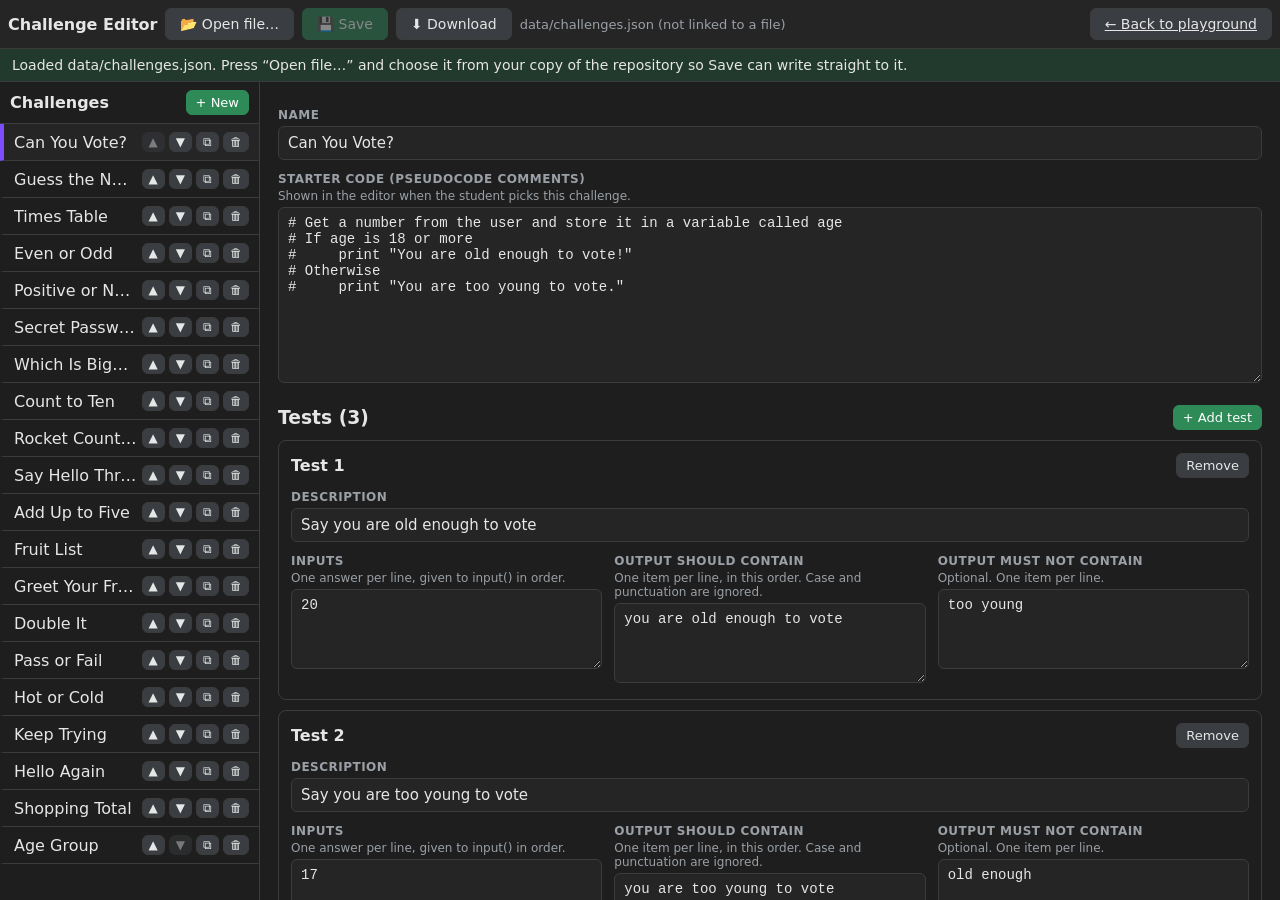
<file: editor.html>
<!DOCTYPE html>
<html lang="en" data-theme="dark">
<head>
  <meta charset="utf-8">
  <meta name="viewport" content="width=device-width, initial-scale=1">
  <title>Challenge Editor</title>
  <link rel="stylesheet" href="css/styles.css">
  <link rel="stylesheet" href="css/challenge-editor.css">
</head>
<body>
  <div class="app">
    <header class="toolbar">
      <strong>Challenge Editor</strong>
      <button id="btn-open" class="btn" title="Open a challenges.json file and save straight back to it (Chrome / Edge)">📂 Open file…</button>
      <button id="btn-save" class="btn primary" disabled>💾 Save</button>
      <button id="btn-download" class="btn" title="Download a copy of the JSON">⬇ Download</button>
      <span id="status" class="status"></span>
      <span class="spacer"></span>
      <a class="btn" href="index.html">← Back to playground</a>
    </header>

    <div id="banner" class="banner hidden"></div>

    <main class="ce-layout">
      <aside class="ce-list">
        <div class="ce-list-head">
          <span>Challenges</span>
          <button id="btn-add" class="btn small primary">+ New</button>
        </div>
        <ul id="list"></ul>
      </aside>

      <section id="form" class="ce-form"></section>
    </main>
  </div>

  <script type="module" src="js/challenge-editor.js"></script>
</body>
</html>
</file>
<file: css/styles.css>
:root {
  --bg: #1e1e1e; --panel: #252526; --border: #3c3c3c; --text: #e6e6e6; --muted: #9aa0a6;
  --primary: #2e8b57; --accent: #7c4dff; --danger: #d64545; --btn: #3a3d41;
  --err: #ff6b6b; --info: #8ab4f8; --changed: rgba(255, 213, 79, .25); --line: rgba(124, 77, 255, .3);
}
[data-theme="light"] {
  --bg: #ffffff; --panel: #f5f6f8; --border: #d0d4da; --text: #1f2328; --muted: #5f6b7a;
  --btn: #e4e7ec; --err: #c62828; --info: #1a5fb4; --changed: rgba(255, 193, 7, .35); --line: rgba(124, 77, 255, .18);
}

* { box-sizing: border-box; }
html, body { height: 100%; margin: 0; }
body { background: var(--bg); color: var(--text); font-family: system-ui, "Segoe UI", sans-serif; }

.app { display: flex; flex-direction: column; height: 100%; }
.spacer { flex: 1; }
.hidden { display: none !important; }

.toolbar, .tabs { display: flex; align-items: center; gap: 8px; padding: 8px; background: var(--panel); border-bottom: 1px solid var(--border); }
.status { color: var(--muted); font-size: 13px; }

.btn, select {
  background: var(--btn); color: var(--text); border: 1px solid var(--border); border-radius: 6px;
  padding: 7px 14px; font-size: 14px; cursor: pointer; font-family: inherit;
}
.btn.small { padding: 4px 9px; font-size: 13px; }
.btn.primary { background: var(--primary); border-color: var(--primary); color: #fff; }
.btn.accent { background: var(--accent); border-color: var(--accent); color: #fff; }
.btn.danger { background: var(--danger); border-color: var(--danger); color: #fff; }
.btn.test { background: #1f7a9c; border-color: #1f7a9c; color: #fff; }
.btn:hover:not(:disabled) { filter: brightness(1.12); }
.btn:disabled { opacity: .45; cursor: not-allowed; }

.workspace { flex: 1; min-height: 0; display: grid; grid-template-columns: 1fr 1fr; }
.pane { min-width: 0; min-height: 0; display: flex; flex-direction: column; }
.editor-pane { border-right: 1px solid var(--border); }
#editor { flex: 1; min-height: 0; }

@media (max-width: 800px) {
  .workspace { grid-template-columns: 1fr; grid-template-rows: 1.2fr 1fr; }
  .editor-pane { border-right: 0; border-bottom: 1px solid var(--border); }
}

.tabs { padding: 0 8px; gap: 2px; }
.tab { background: none; border: 0; border-bottom: 3px solid transparent; color: var(--muted); padding: 9px 14px; font-size: 14px; cursor: pointer; }
.tab.active { color: var(--text); border-bottom-color: var(--accent); }

.panel { flex: 1; min-height: 0; display: flex; flex-direction: column; }

.terminal {
  flex: 1; overflow: auto; padding: 10px; white-space: pre-wrap; word-break: break-word;
  font: 15px/1.45 Consolas, "Courier New", monospace; outline: none;
}
.terminal .stderr { color: var(--err); }
.terminal .info { color: var(--info); font-style: italic; }
.terminal input {
  background: transparent; border: 0; border-bottom: 1px solid var(--muted); color: inherit;
  font: inherit; outline: none; width: 14ch; min-width: 4ch;
}

.dbg-controls { display: flex; align-items: center; gap: 6px; padding: 8px; border-bottom: 1px solid var(--border); flex-wrap: wrap; }
#dbg-slider { flex: 1; min-width: 80px; }
.dbg-count { font-size: 13px; color: var(--muted); min-width: 80px; text-align: right; }
.dbg-body { flex: 1; min-height: 0; display: grid; grid-template-columns: 1fr 1fr; overflow: hidden; }
.dbg-col { overflow: auto; padding: 8px 12px; min-width: 0; }
.dbg-col + .dbg-col { border-left: 1px solid var(--border); }
.dbg-col h3 { margin: 6px 0; font-size: 12px; text-transform: uppercase; letter-spacing: .05em; color: var(--muted); }
.dbg-empty { padding: 20px; color: var(--muted); }

.frame { border: 1px solid var(--border); border-radius: 8px; margin-bottom: 10px; overflow: hidden; }
.frame-head { background: var(--panel); padding: 5px 10px; font-size: 13px; font-weight: 600; display: flex; justify-content: space-between; }
.frame-head span { font-weight: 400; color: var(--muted); }
.frame table { width: 100%; border-collapse: collapse; font: 14px Consolas, monospace; }
.frame td { padding: 4px 10px; border-top: 1px solid var(--border); vertical-align: top; word-break: break-all; }
.frame td.name { width: 30%; font-weight: 600; }
.frame td .type { color: var(--muted); font-size: 11px; margin-left: 6px; }
.frame tr.changed td { background: var(--changed); }
.frame .none { padding: 6px 10px; color: var(--muted); font-size: 13px; }

.dbg-next-line { font: 14px Consolas, monospace; background: var(--panel); border-left: 4px solid var(--accent); padding: 8px 10px; border-radius: 4px; white-space: pre-wrap; margin-bottom: 8px; }
.dbg-next-line.error { border-left-color: var(--err); color: var(--err); }
.dbg-output { margin: 0; font: 14px Consolas, monospace; white-space: pre-wrap; word-break: break-word; }

/* Monaco decorations */
.tests-results { flex: 1; overflow: auto; padding: 10px 12px; }
.tests-results:empty::before { content: "Press ✔ Test to check your code against the challenge."; color: var(--muted); }
.test-summary { font-weight: 700; padding: 8px 12px; border-radius: 6px; margin-bottom: 10px; }
.test-summary.pass { background: rgba(46, 139, 87, .25); }
.test-summary.fail { background: rgba(214, 69, 69, .2); }
.test-card { border: 1px solid var(--border); border-left-width: 5px; border-radius: 6px; padding: 8px 10px; margin-bottom: 8px; }
.test-card.pass { border-left-color: var(--primary); }
.test-card.fail { border-left-color: var(--err); }
.test-head { display: flex; justify-content: space-between; font-weight: 600; }
.test-inputs { font: 13px Consolas, monospace; color: var(--muted); font-weight: 400; }
.test-want, .test-label { font-size: 13px; color: var(--muted); margin: 4px 0; }
.test-detail { margin: 4px 0 8px; padding: 6px 8px; background: var(--panel); border-radius: 4px; font: 13px Consolas, monospace; white-space: pre-wrap; }
.test-detail.stderr { color: var(--err); }
.debug-line { background: var(--line); }
.debug-arrow::before { content: "▶"; color: #7c4dff; font-size: 12px; margin-left: 4px; }
.error-line { background: rgba(214, 69, 69, .3); }
</file>
<file: css/challenge-editor.css>
.ce-layout { flex: 1; min-height: 0; display: grid; grid-template-columns: 260px 1fr; }
.ce-list { border-right: 1px solid var(--border); display: flex; flex-direction: column; min-height: 0; }
.ce-list-head { display: flex; justify-content: space-between; align-items: center; padding: 8px 10px; font-weight: 600; border-bottom: 1px solid var(--border); }
#list { list-style: none; margin: 0; padding: 0; overflow: auto; flex: 1; }
#list li { display: flex; align-items: center; gap: 4px; padding: 8px 10px; cursor: pointer; border-bottom: 1px solid var(--border); border-left: 4px solid transparent; }
#list li:hover { background: var(--panel); }
#list li.selected { background: var(--panel); border-left-color: var(--accent); }
#list .title { flex: 1; overflow: hidden; text-overflow: ellipsis; white-space: nowrap; }
#list .untitled { color: var(--muted); font-style: italic; }
#list .btn { padding: 2px 6px; font-size: 12px; }

.ce-form { overflow: auto; padding: 14px 18px; }
.ce-form label { display: block; font-size: 12px; font-weight: 600; text-transform: uppercase; letter-spacing: .04em; color: var(--muted); margin: 12px 0 4px; }
.ce-form input[type="text"], .ce-form textarea {
  width: 100%; background: var(--panel); color: var(--text); border: 1px solid var(--border);
  border-radius: 6px; padding: 7px 9px; font: 14px Consolas, "Courier New", monospace;
}
.ce-form input[type="text"] { font-family: system-ui, "Segoe UI", sans-serif; font-size: 15px; }
.ce-form textarea { resize: vertical; white-space: pre; overflow: auto; }
.ce-form .hint { font-size: 12px; color: var(--muted); margin-top: 3px; text-transform: none; letter-spacing: 0; font-weight: 400; }
.ce-empty { color: var(--muted); padding: 30px; }
.ce-tests-head { display: flex; justify-content: space-between; align-items: center; margin-top: 18px; }
.ce-tests-head h3 { margin: 0; }

.ce-test { border: 1px solid var(--border); border-radius: 8px; padding: 4px 12px 12px; margin-top: 10px; }
.ce-test-head { display: flex; justify-content: space-between; align-items: center; margin-top: 8px; font-weight: 600; }
.ce-cols { display: grid; grid-template-columns: repeat(3, 1fr); gap: 12px; }

.banner { padding: 8px 12px; font-size: 14px; background: rgba(214, 69, 69, .2); border-bottom: 1px solid var(--border); }
.banner.ok { background: rgba(46, 139, 87, .25); }
.ce-error { color: var(--err); font-size: 13px; margin-top: 4px; }

@media (max-width: 800px) {
  .ce-layout { grid-template-columns: 1fr; grid-template-rows: 200px 1fr; }
  .ce-list { border-right: 0; border-bottom: 1px solid var(--border); }
  .ce-cols { grid-template-columns: 1fr; }
}
</file>
